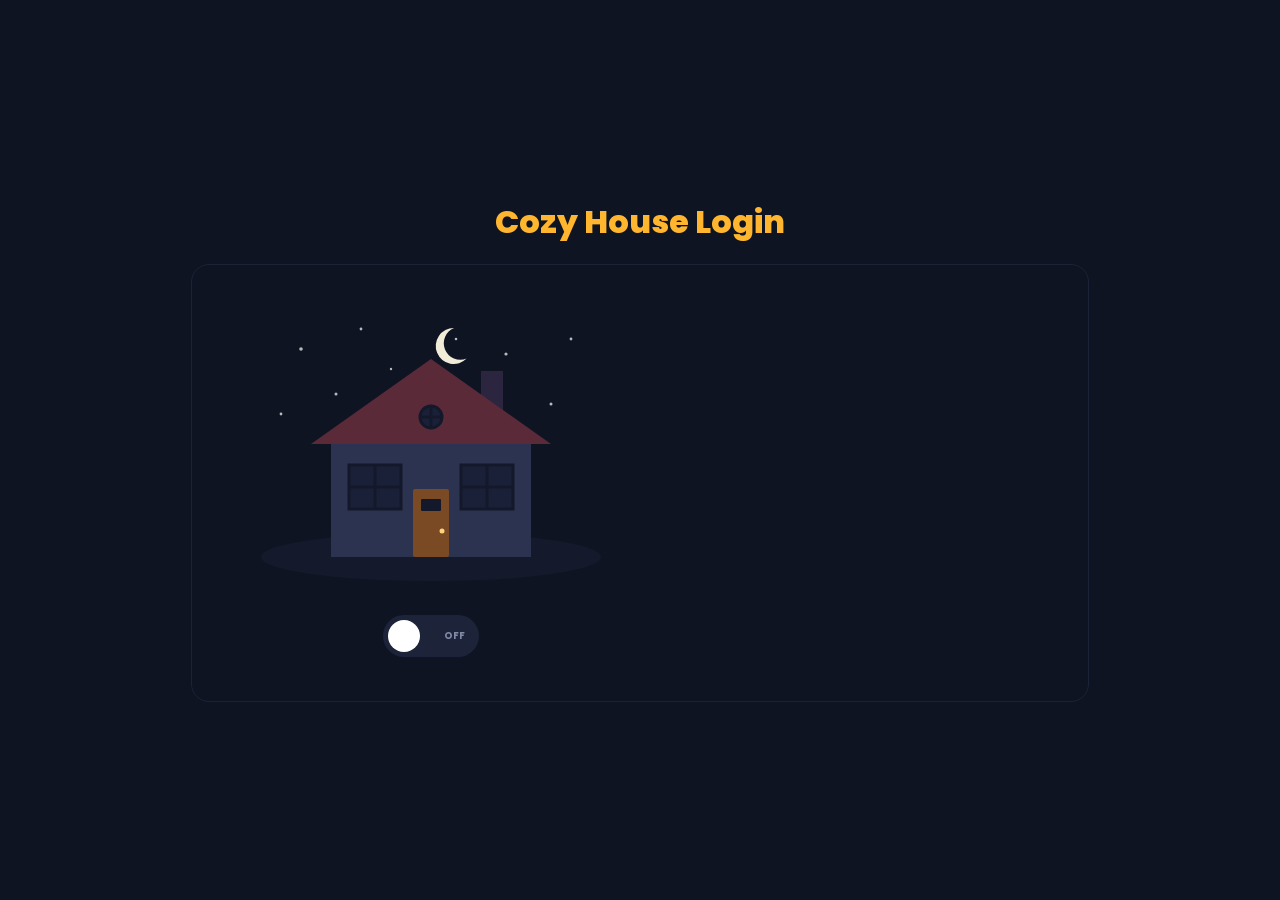
<file: Login/index.html>
<!DOCTYPE html>
<html lang="pt-BR">

<head>
    <meta charset="UTF-8">
    <meta name="viewport" content="width=device-width, initial-scale=1, viewport-fit=cover">
    <title>Cozy House Login</title>
    <link href="https://fonts.googleapis.com/css2?family=Poppins:wght@400;500;600;700;800&display=swap"
        rel="stylesheet">
    <link rel="stylesheet" href="style.css"> 
</head>

<body>
    <h1>Cozy House Login</h1>
    <main class="stage" id="stage">
        <div class="scene">
            <svg viewBox="0 0 380 280" role="img" aria-label="Casa que acende as luzes quando o interruptor é ligado">
                <circle class="star" cx="60" cy="40" r="1.8" />
                <circle class="star" cx="120" cy="20" r="1.4" />
                <circle class="star" cx="95" cy="85" r="1.5" />
                <circle class="star" cx="40" cy="105" r="1.4" />
                <circle class="star" cx="265" cy="45" r="1.6" />
                <circle class="star" cx="310" cy="95" r="1.5" />
                <circle class="star" cx="215" cy="30" r="1.3" />
                <circle class="star" cx="150" cy="60" r="1.2" />
                <circle class="star" cx="330" cy="30" r="1.4" />
                <path class="moon" d="M270 30a20 20 0 1 0 14 34a16 16 0 0 1-14-34z"
                    transform="translate(-30,-8) scale(.9)" />
                <ellipse class="ground" cx="190" cy="248" rx="170" ry="24" />
                <ellipse class="glow" cx="190" cy="248" rx="150" ry="22" />
                <rect class="chim" x="240" y="62" width="22" height="46" />
                <rect class="wall" x="90" y="130" width="200" height="118" />
                <polygon class="roof" points="70,135 190,50 310,135" />
                <circle class="glass" cx="190" cy="108" r="11" />
                <circle class="frame" cx="190" cy="108" r="11" />
                <path class="frame" d="M190 97v22M179 108h22" />
                <rect class="glass" x="108" y="156" width="52" height="44" />
                <path class="frame" d="M108 156h52v44h-52zM134 156v44M108 178h52" />
                <rect class="glass" x="220" y="156" width="52" height="44" />
                <path class="frame" d="M220 156h52v44h-52zM246 156v44M220 178h52" />
                <rect class="door" x="172" y="180" width="36" height="68" rx="2" />
                <rect class="dwin" x="180" y="190" width="20" height="12" rx="1" />
                <circle class="knob" cx="201" cy="222" r="2.5" />
            </svg>
            <button class="tg" id="tg" type="button" role="switch" aria-checked="false"
                aria-label="Acender as luzes da casa">
                <span class="knob2"></span><span class="lbl">OFF</span><span class="lbl o">ON</span>
            </button>
        </div>

        <form class="card" id="card" aria-hidden="true" novalidate>
            <h2>Welcome Home</h2>
            <label for="u">Usuário</label>
            <input id="u" type="text" placeholder="Digite seu usuário" autocomplete="username" tabindex="-1">
            <label for="p">Senha</label>
            <input id="p" type="password" placeholder="Digite sua senha" autocomplete="current-password" tabindex="-1">
            <button class="btn" type="submit" tabindex="-1">Login</button>
            <a class="forgot" href="#esqueci" tabindex="-1">Esqueceu a senha?</a>
            <p class="msg" id="msg" role="status"></p>
        </form>
    </main>

    <script src="script.js"></script>
</body>

</html>
</file>
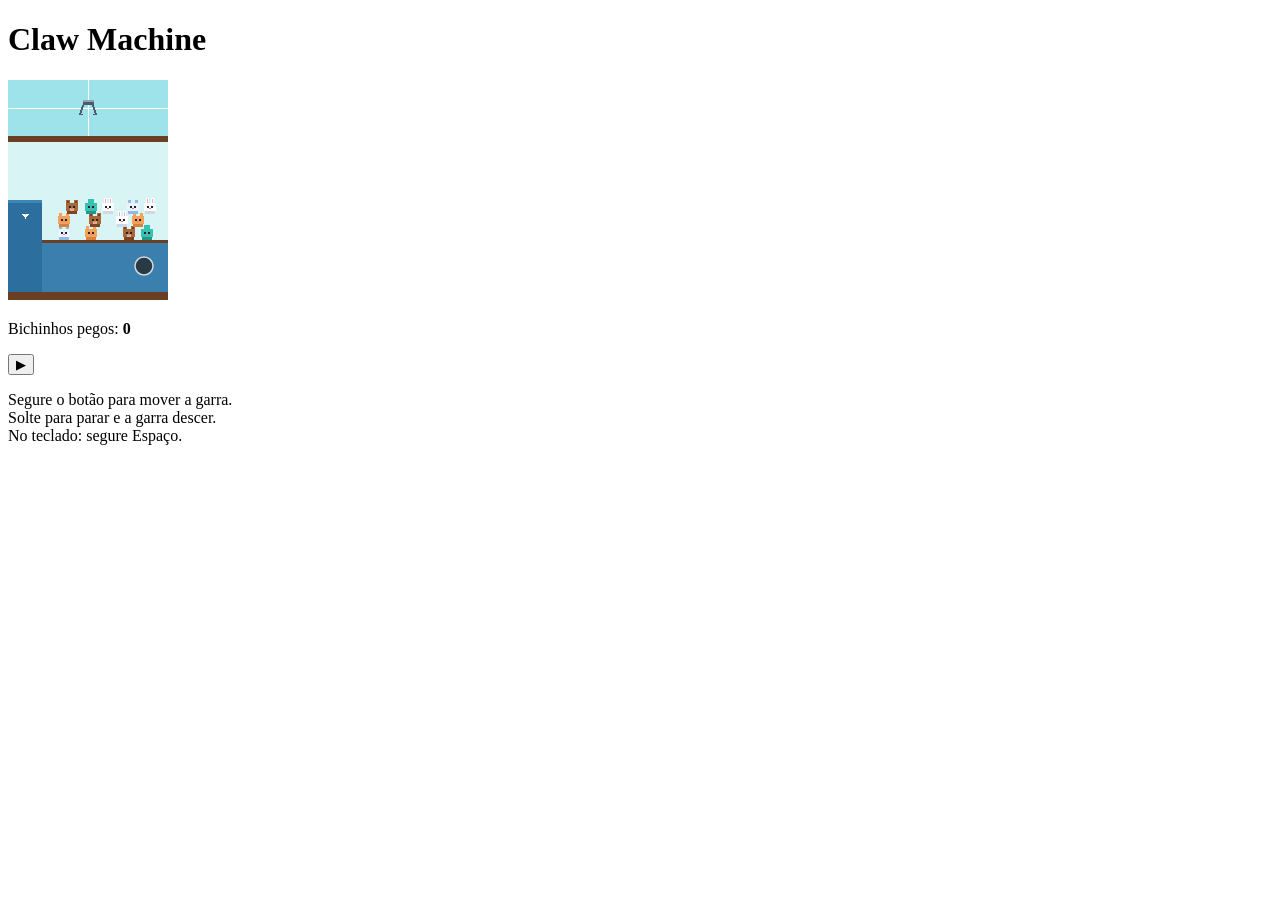
<file: MaquinadeBichinhos/index.html>
<!DOCTYPE html>
<html lang="pt-BR">

<head>
    <meta charset="UTF-8">
    <meta name="viewport" content="width=device-width, initial-scale=1">
    <title>Claw Machine</title>
    <link href="https://fonts.googleapis.com/css2?family=Poppins:ital,wght@0,500;0,700;1,600&display=swap"
        rel="stylesheet">
    <!-- <link rel="stylesheet" href="style.css"> -->
</head>

<body>
    <h1>Claw Machine</h1>
    <div class="machine">
        <canvas id="game" width="160" height="220"></canvas>
    </div>
    <p class="score">Bichinhos pegos: <b id="score">0</b></p>
    <button id="btn" class="push" type="button"
        aria-label="Segure para mover a garra, solte para parar">&#9654;</button>
    <p class="hint">Segure o botão para mover a garra.<br>Solte para parar e a garra descer.<br>No teclado: segure
        Espaço.</p>
    <script src="script.js"></script>
</body>

</html>
</file>
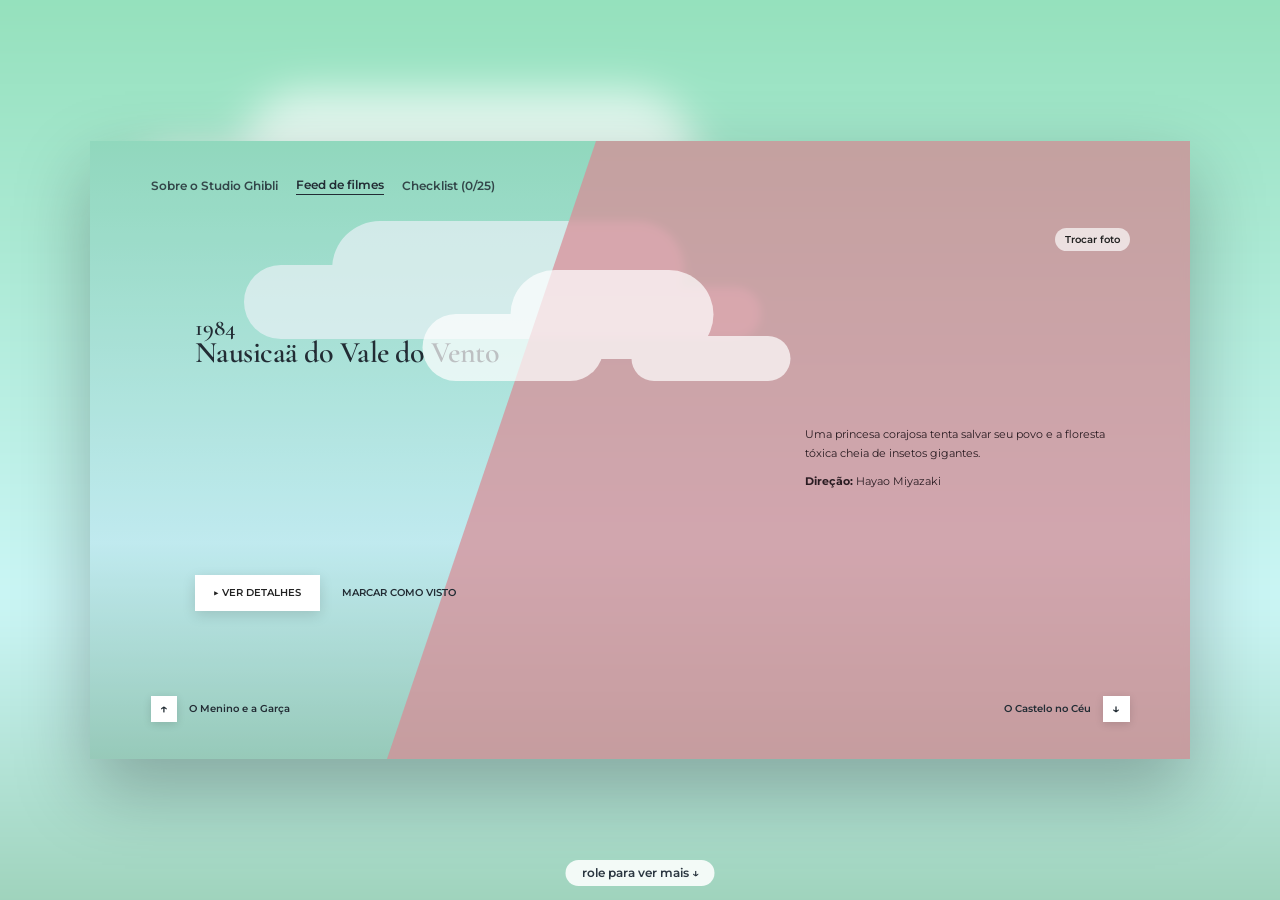
<file: StudioGhibli/index.html>
<!DOCTYPE html>
<html lang="pt-BR">

<head>
    <meta charset="utf-8">
    <meta name="viewport" content="width=device-width, initial-scale=1, viewport-fit=cover">
    <title>Studio Ghibli · Meu Diário</title>
    <link
        href="https://fonts.googleapis.com/css2?family=Cormorant+Garamond:wght@500;600&family=Montserrat:wght@400;600&display=swap"
        rel="stylesheet">
    <link rel="stylesheet" href="style.css">
</head>

<body>
    <div id="bg" class="slot"></div>
    <div id="app"></div>
    <div id="det"></div>
    <div id="ab">
        <div>
            <h2 class="serif">Sobre o Studio Ghibli</h2>Estúdio de animação japonês fundado em 1985, em Tóquio, por
            Hayao Miyazaki, Isao Takahata, Toshio Suzuki e Yasuyoshi Tokuma. Este diário reúne os longas-metragens do
            estúdio para você marcar o que já assistiu, dar sua nota e montar sua própria galeria de cenas.<p><button
                    class="wh" id="abx" style="background:#2b3640;color:#fff">Fechar</button></p>
        </div>
    </div>
    <div id="toast" role="status"></div>
    <script src="script.js"></script>
</body>

</html>
</file>
<file: Login/style.css>
:root {
    color-scheme: dark;
    --bg: #07090f;
    --panel: #0f1422;
    --panel-edge: #1c2338;
    --ink: #e8eaf2;
    --mute: #8089a6;
    --amber: #ffb62e;
    --amber-soft: #ffd27a;
    --wall: #2b3350;
    --roof: #5a2a38;
    --door: #7a4a24;
    --win: #1a2038;
    --field: #0a0e1a;
    box-sizing: border-box;
    padding-top: env(safe-area-inset-top, 0px);
    padding-bottom: env(safe-area-inset-bottom, 0px);
}

html {
    scroll-padding-top: env(safe-area-inset-top, 0px)
}

*,
*::before,
*::after {
    box-sizing: inherit
}

body {
    margin: 0;
    min-height: 100vh;
    background: var(--panel);
    color: var(--ink);
    font-family: 'Poppins', system-ui, -apple-system, 'Segoe UI', sans-serif;
    display: flex;
    flex-direction: column;
    align-items: center;
    justify-content: center;
    gap: 18px;
    padding: 20px
}

h1 {
    margin: 0;

    font-weight: 800;
    color: var(--amber)
}

.serif{
    font-size: px;
}
.stage {
    border: 1px solid var(--panel-edge);
    border-radius: 18px;
    background: var(--panel);
    padding: 36px 28px;
    display: grid;
    grid-template-columns: 1fr;
    gap: 28px;
    align-items: center;
    transition: background .6s, border-color .6s
} 

.on .stage {
    background: #10172a;
    border-color: #27304d
}

.scene {
    display: flex;
    flex-direction: column;
    align-items: center;
    gap: 26px
}

svg {
    width: min(380px, 100%);
    height: auto;
    overflow: visible
}

.star {
    fill: #fff;
    opacity: .7;
    transition: opacity .6s
}

.on .star {
    opacity: .25
}

.moon {
    fill: #f1ecd8
}

.roof {
    fill: var(--roof);
    transition: fill .6s
}

.on .roof {
    fill: #c8423b
}

.wall {
    fill: var(--wall);
    transition: fill .6s
}

.on .wall {
    fill: #4a5f94
}

.chim {
    fill: #2b2540;
    transition: fill .6s
}

.on .chim {
    fill: #5a3f6e
}

.glass {
    fill: var(--win);
    transition: fill .5s, filter .5s
}

.on .glass {
    fill: var(--amber);
    filter: drop-shadow(0 0 10px rgba(255, 182, 46, .9))
}

.frame {
    stroke: #14182b;
    stroke-width: 3;
    fill: none
}

.door {
    fill: var(--door);
    transition: fill .6s
}

.on .door {
    fill: #8a5226
}

.dwin {
    fill: #14182b;
    transition: fill .5s
}

.on .dwin {
    fill: var(--amber)
}

.knob {
    fill: #ffd27a
}

.ground {
    fill: #141a2c;
    transition: fill .6s
}

.on .ground {
    fill: #2a2a3a
}

.glow {
    fill: var(--amber);
    opacity: 0;
    transition: opacity .7s
}

.on .glow {
    opacity: .18
}

.tg {
    position: relative;
    width: 96px;
    height: 42px;
    border: 0;
    border-radius: 999px;
    background: #1d2439;
    cursor: pointer;
    padding: 0;
    transition: background .4s, box-shadow .4s;
    color: var(--mute);
    font: 700 .6rem 'Poppins', sans-serif
}

.tg:focus-visible {
    outline: 3px solid var(--amber-soft);
    outline-offset: 3px
}

.tg .knob2 {
    position: absolute;
    top: 5px;
    left: 5px;
    width: 32px;
    height: 32px;
    border-radius: 50%;
    background: #fff;
    transition: transform .35s cubic-bezier(.5, 1.4, .5, 1)
}

.tg .lbl {
    position: absolute;
    top: 50%;
    transform: translateY(-50%);
    right: 14px;
    transition: opacity .3s
}

.tg .lbl.o {
    left: 14px;
    right: auto;
    opacity: 0;
    color: #3a2600
}

.on .tg {
    background: var(--amber);
    box-shadow: 0 0 22px rgba(255, 182, 46, .65)
}

.on .tg .knob2 {
    transform: translateX(54px)
}

.on .tg .lbl:not(.o) {
    opacity: 0
}

.on .tg .lbl.o {
    opacity: 1
}

.card {
    border: 2px solid var(--amber);
    border-radius: 16px;
    background: #0e1424;
    padding: 26px 24px;
    box-shadow: 0 0 28px rgba(255, 182, 46, .35);
    opacity: 0;
    transform: translateX(24px) scale(.97);
    pointer-events: none;
    visibility: hidden;
    transition: opacity .6s .15s, transform .6s .15s, visibility 0s .75s;
    max-height: 0;
    overflow: hidden;
    padding-top: 0;
    padding-bottom: 0;
    border-width: 0
}

.on .card {
    opacity: 1;
    transform: none;
    pointer-events: auto;
    visibility: visible;
    transition: opacity .6s .25s, transform .6s .25s, visibility 0s;
    max-height: 600px;
    padding: 26px 24px;
    border-width: 2px
} 

.card h2 {
    margin: 0 0 16px;
    text-align: center;
    font-size: 1.2rem;
    font-weight: 700
}

label {
    display: block;
    font-size: .7rem;
    font-weight: 600;
    margin: 12px 0 5px
}

input {
    width: 100%;
    padding: 10px 12px;
    border-radius: 8px;
    border: 1px solid var(--panel-edge);
    background: var(--field);
    color: var(--ink);
    font: 400 .8rem 'Poppins', sans-serif
}

input::placeholder {
    color: #59617c
}

input:focus {
    outline: 2px solid var(--amber);
    border-color: var(--amber)
}

.btn {
    width: 100%;
    margin-top: 18px;
    padding: 11px;
    border: 0;
    border-radius: 10px;
    background: var(--amber);
    color: #2a1a00;
    font: 700 .9rem 'Poppins', sans-serif;
    cursor: pointer;
    box-shadow: 0 0 16px rgba(255, 182, 46, .45);
    transition: transform .15s
}

.btn:hover {
    transform: translateY(-1px)
}

.btn:focus-visible {
    outline: 3px solid #fff;
    outline-offset: 2px
}

.forgot {
    display: block;
    text-align: center;
    margin-top: 14px;
    font-size: .7rem;
    color: var(--mute);
    text-decoration: none
}

.forgot:hover {
    color: var(--amber-soft)
}

.msg {
    margin: 12px 0 0;
    text-align: center;
    font-size: .75rem;
    color: var(--amber-soft);
    min-height: 1em
}

@media(min-width:760px) {
    .stage {
        grid-template-columns: 1fr 1fr;
        padding: 44px
    }

    .on .stage {
        gap: 36px
    }
}

@media(prefers-reduced-motion:reduce) {
    * {
        transition-duration: .01s !important;
        transition-delay: 0s !important
    }
}
</file>
<file: MaquinadeBichinhos/style.css>
* {
    box-sizing: border-box
}

body {
    margin: 0;
    min-height: 100vh;
    background: #7fdfe0;
    color: #0b2a33;
    font-family: 'Poppins', system-ui, sans-serif;
    display: flex;
    flex-direction: column;
    align-items: center;
    justify-content: center;
    gap: 12px;
    padding: 16px
}

h1 {
    margin: 0;
    font-style: italic;
    font-weight: 600;
    font-size: clamp(1.6rem, 5vw, 2.2rem)
}

.machine {
    width: min(320px, 90vw);
    border: 3px solid #6b3f23;
    overflow: hidden;
    background: #000
}

canvas {
    display: block;
    width: 100%;
    height: auto;
    image-rendering: pixelated;
    image-rendering: crisp-edges
}

.score {
    margin: 0;
    font-weight: 500
}

.push {
    width: 84px;
    height: 84px;
    border-radius: 50%;
    border: 4px solid #cfd8dc;
    background: #263238;
    color: #fff;
    font-size: 1.6rem;
    cursor: pointer;
    box-shadow: 0 6px 0 #11181c;
    touch-action: none;
    user-select: none;
    -webkit-user-select: none;
    transition: transform .08s, box-shadow .08s
}

.push.down {
    transform: translateY(5px);
    box-shadow: 0 1px 0 #11181c;
    background: #37474f
}

.push:focus-visible {
    outline: 3px solid #fff;
    outline-offset: 3px
}

.hint {
    margin: 0;
    text-align: center;
    font-size: .8rem;
    line-height: 1.5;
    font-weight: 500
}
</file>
<file: StudioGhibli/style.css>
:root {
    --ink: #2b3640;
    --muted: #5d6e78;
    --card: #ffffffd0;
    --pink: #d9808c;
    --brown: #6b5650;
    box-sizing: border-box;
    padding-top: env(safe-area-inset-top, 0px);
    padding-bottom: env(safe-area-inset-bottom, 0px)
}

@media (prefers-color-scheme:dark) {
    :root:not([data-theme="light"]) {
        --ink: #f1eef0;
        --muted: #b6bfc6;
        --card: #2a3448d0
    }
}

:root[data-theme="dark"] {
    --ink: #f1eef0;
    --muted: #b6bfc6;
    --card: #2a3448d0
}

* {
    box-sizing: border-box
}

html {
    scroll-padding-top: env(safe-area-inset-top, 0px)
}

body {
    margin: 0;
    font-family: Montserrat, system-ui, sans-serif;
    color: var(--ink);
    background: #a9c6d6;
    min-height: 100vh;
    overflow-x: hidden
}

.serif {
    font-family: "Cormorant Garamond", Georgia, serif
}

button {
    font: inherit;
    cursor: pointer;
    color: inherit;
    border: 0;
    background: none;
    padding: 0
}

button:focus-visible,
[tabindex]:focus-visible {
    outline: 3px solid var(--pink);
    outline-offset: 2px
}

.slot {
    position: relative;
    overflow: hidden;
    background: linear-gradient(180deg, hsl(var(--h) 55% 72%), hsl(calc(var(--h) + 30) 70% 88%) 65%, hsl(var(--h) 35% 70%)) center/cover no-repeat 
}

.slot:not(.has):before {
    content: "";
    position: absolute;
    left: 14%;
    top: 20%;
    width: 30%;
    height: 12%;
    background: #fff;
    border-radius: 50px;
    box-shadow: 9cqw -3cqw 0 1cqw #fff, 18cqw 1cqw 0 -1cqw #fff;
    opacity: .7
} 

.slot .ph {
    position: absolute;
    left: 50%;
    top: 50%;
    transform: translate(-50%, -50%);
    font-size: .7rem;
    font-weight: 600;
    color: #fff;
    background: #0004;
    padding: 5px 12px;
    border-radius: 20px;
    opacity: 0;
    transition: .2s;
    white-space: nowrap;
    pointer-events: none
}

#det .slot {
    cursor: pointer;
    container-type: inline-size
}

#det .slot:hover .ph {
    opacity: 1
}

.slot .x {
    position: absolute;
    top: 6px;
    right: 6px;
    width: 22px;
    height: 22px;
    border-radius: 50%;
    background: #000a;
    color: #fff;
    font-style: normal;
    display: none;
    place-items: center;
    font-size: 14px;
    z-index: 3
}

#det .slot.has:hover .x {
    display: grid
}

#bg {
    position: fixed;
    inset: 0;
    z-index: -1;
    filter: blur(18px);
    transform: scale(1.12)
}

.stage {
    min-height: 100vh;
    display: grid;
    place-items: center;
    padding: 5vw
}


.card {
    position: relative;
    width: min(1100px, 100%);
    aspect-ratio: 1.78/1;
    container-type: inline-size;
    overflow: hidden;
    box-shadow: 0 30px 70px #0004;
    color: #222c34
}

.card>.slot {
    position: absolute;
    inset: 0
}

.tint {
    position: absolute;
    inset: 0;
    background: #8fb7cf33
}

.diag {
    position: absolute;
    inset: 0;
    background: #d98a95b5;
    clip-path: polygon(46% 0, 100% 0, 100% 100%, 27% 100%);
    backdrop-filter: blur(4px)
} 

.links {
    display: flex;
    gap: 18px;
    font-size: clamp(.6rem, 1.05cqw, .8rem);
    font-weight: 600;
    align-items: center
}

.links button {
    opacity: .85;
    padding-bottom: 2px
}

.links button.on {
    opacity: 1;
    border-bottom: 1.5px solid currentColor
}

.cn {
    position: absolute;
    z-index: 4;
    top: 6%;
    left: 5.5%;
    right: 5.5%;
    display: flex;
    justify-content: space-between;
    align-items: center
}

.ham {
    font-size: 1.4rem;
    line-height: 1;
    display: none
}

.yr {
    position: absolute;
    z-index: 4;
    left: 9.5%;
    top: 28%;
    font-family: "Cormorant Garamond", serif;
    font-size: 2.1cqw;
    font-weight: 600
}

.card h1 {
    position: absolute;
    z-index: 4;
    left: 9.5%;
    top: 32%;
    width: 44%;
    margin: 0;
    font-size: 30px;
    line-height: .95;
    font-weight: 600;
    letter-spacing: -.5px
}

.bt {
    position: absolute;
    z-index: 4;
    left: 9.5%;
    bottom: 24%;
    display: flex;
    gap: 22px;
    align-items: center
}

.wh {
    background: #fff;
    color: #222;
    padding: 1.05cqw 1.7cqw;
    font-size: clamp(.58rem, .95cqw, .76rem);
    font-weight: 600;
    box-shadow: 0 4px 14px #0002;
    transition: transform .2s
}

.wh:hover {
    transform: translateY(-2px)
}

.tl {
    font-size: clamp(.58rem, .95cqw, .76rem);
    font-weight: 600
}

.ds {
    position: absolute;
    z-index: 4;
    right: 7%;
    top: 46%;
    width: 28%;
    font-size: clamp(.6rem, 1.02cqw, .82rem);
    line-height: 1.65;
    color: #2a1c22
}

.ds p {
    margin: 0 0 .9em
}

.pn {
    position: absolute;
    z-index: 4;
    bottom: 6%;
    display: flex;
    align-items: center;
    gap: 12px;
    font-size: clamp(.58rem, .95cqw, .76rem);
    font-weight: 600
}

.pn.l {
    left: 5.5%
}

.pn.r {
    right: 5.5%
}

.pn span {
    width: 2.4cqw;
    height: 2.4cqw;
    min-width: 24px;
    min-height: 24px;
    background: #fff;
    display: grid;
    place-items: center;
    font-size: .8rem;
    box-shadow: 0 2px 8px #0002
}

.cam {
    position: absolute;
    z-index: 5;
    right: 5.5%;
    top: 14%;
    font-size: .65rem;
    font-weight: 600;
    background: #fffa;
    padding: 5px 10px;
    border-radius: 20px;
    color: #222
}

.go {
    animation: in .7s cubic-bezier(.2, .8, .2, 1)
}

@keyframes in {
    from {
        opacity: 0;
        transform: translateX(26px)
    }
}

.feed {
    position: fixed;
    inset: 0;
    overflow-y: auto;
    scroll-snap-type: y mandatory;
    scroll-behavior: smooth;
    overscroll-behavior: contain
}

.fs {
    min-height: 100dvh;
    scroll-snap-align: center;
    scroll-snap-stop: always;
    display: grid;
    place-items: center;
    padding: 5vw
}

.fs .card {
    opacity: 0;
    transform: scale(.94) translateY(30px);
    transition: opacity .6s, transform .8s cubic-bezier(.2, .8, .2, 1)
}

.fs.vis .card {
    opacity: 1;
    transform: none
}

.fs .yr,
.fs h1,
.fs .ds,
.fs .bt {
    opacity: 0
}

.fs.vis .yr,
.fs.vis h1,
.fs.vis .ds,
.fs.vis .bt {
    animation: rise .8s .15s both
}

.fs.vis h1 {
    animation-delay: .28s
}

.fs.vis .bt {
    animation-delay: .4s
}

.fs.vis .ds {
    animation-delay: .5s
}

@keyframes rise {
    from {
        opacity: 0;
        transform: translateY(22px)
    }

    to {
        opacity: 1;
        transform: none
    }
}

.fs.nv .card,
.fs.nv .yr,
.fs.nv h1,
.fs.nv .ds,
.fs.nv .bt {
    transition: none;
    animation: none !important;
    opacity: 1;
    transform: none
}

.hint {
    position: fixed;
    left: 50%;
    bottom: calc(14px + env(safe-area-inset-bottom, 0px));
    transform: translateX(-50%);
    z-index: 10;
    background: #fffd;
    color: #2b3640;
    padding: 6px 16px;
    border-radius: 20px;
    font-size: .72rem;
    font-weight: 600;
    animation: bn 1.6s ease-in-out infinite;
    pointer-events: none
}

@keyframes bn {
    50% {
        translate: 0 6px
    }
}


.lw {
    max-width: 1100px;
    margin: 0 auto;
    padding: 5vw
}

.lw .links {
    margin-bottom: 26px;
    color: var(--ink)
}

.bar {
    height: 14px;
    background: #fff8;
    border-radius: 10px;
    margin: 8px 0 22px
}

.bar i {
    display: block;
    height: 100%;
    border-radius: 10px;
    background: linear-gradient(90deg, #6fbf8e, #ffd36e, #ff9eb5);
    transition: width .7s cubic-bezier(.3, 1.5, .5, 1)
}

.grid {
    display: grid;
    grid-template-columns: repeat(auto-fill, minmax(220px, 1fr));
    gap: 16px
}

.fc {
    position: relative;
    background: var(--card);
    overflow: hidden;
    cursor: pointer;
    transition: transform .3s cubic-bezier(.3, 1.6, .5, 1);
    box-shadow: 0 6px 18px #0002;
    backdrop-filter: blur(6px)
}

.fc:hover {
    transform: translateY(-6px) rotate(-.8deg)
}

.fc .slot {
    aspect-ratio: 16/10;
    container-type: inline-size
}

.fc .m {
    padding: 12px 14px
}

.fc h3 {
    margin: 0;
    font-size: 1.3rem;
    font-weight: 600
}

.fc small {
    color: var(--muted)
}

.ck {
    position: absolute;
    top: 10px;
    right: 10px;
    z-index: 5;
    width: 36px;
    height: 36px;
    border-radius: 50%;
    border: 3px dashed #fff;
    background: #0002;
    color: transparent;
    display: grid;
    place-items: center;
    font-size: 18px;
    transition: .3s
}

.seen .ck {
    background: #6fbf8e;
    border: 3px solid #fff;
    color: #fff;
    animation: pop .5s
}

.seen:after {
    content: "visto!";
    position: absolute;
    left: 10px;
    top: 12px;
    z-index: 5;
    background: var(--pink);
    color: #fff;
    padding: 2px 12px;
    border-radius: 8px;
    transform: rotate(-7deg);
    font-weight: 600;
    font-size: .8rem;
    animation: st .4s
}

@keyframes pop {
    0% {
        transform: scale(.3)
    }

    60% {
        transform: scale(1.4) rotate(15deg)
    }
}

@keyframes st {
    from {
        transform: rotate(-7deg) scale(3);
        opacity: 0
    }
}


#det {
    position: fixed;
    inset: 0;
    z-index: 50;
    background: var(--brown);
    color: #fff;
    overflow: auto;
    display: none
}

#det.open {
    display: block;
    animation: up .5s cubic-bezier(.2, .8, .2, 1)
}

@keyframes up {
    from {
        transform: translateY(40px);
        opacity: 0
    }
}

.dh {
    position: relative;
    height: 64vh;
    min-height: 380px
}

.dh .slot {
    position: absolute;
    inset: 0
}

.dh:after {
    content: "";
    position: absolute;
    inset: 0;
    background: linear-gradient(#0000 40%, var(--brown));
    pointer-events: none
}

.tt {
    position: absolute;
    z-index: 3;
    left: 0;
    right: 0;
    bottom: 3%;
    text-align: center;
    text-shadow: 0 2px 24px #0009;
    pointer-events: none
}

.tt h1 {
    margin: 0;
    font-size: clamp(2.4rem, 8vw, 4.6rem);
    text-transform: uppercase;
    line-height: 1;
    font-weight: 600;
    padding: 0 6vw
}

.mt {
    font-size: .78rem;
    margin-top: 10px
}

.top {
    position: fixed;
    z-index: 60;
    top: calc(12px + env(safe-area-inset-top, 0px));
    left: 12px;
    right: 12px;
    display: flex;
    justify-content: space-between;
    pointer-events: none
}

.top button {
    pointer-events: auto;
    background: #fffd;
    color: #333;
    padding: 9px 16px;
    border-radius: 20px;
    font-weight: 600;
    font-size: .78rem;
    margin-left: 6px
}

.dc {
    max-width: 780px;
    margin: 0 auto;
    padding: 6px 20px 34px
}

.row {
    display: flex;
    gap: 20px;
    align-items: flex-start;
    flex-wrap: wrap;
    padding: 20px 0;
    border-top: 1px solid #fff6
}

.row .slot {
    width: 104px;
    aspect-ratio: 2/3;
    border-radius: 10px;
    flex: none
}

.inf {
    flex: 1;
    min-width: 230px;
    font-size: .88rem;
    line-height: 1.65
}

.inf p {
    margin: 6px 0 14px
}

.pill {
    display: inline-block;
    border: 1.5px solid #fffd;
    border-radius: 20px;
    padding: 6px 20px;
    margin: 0 8px 6px 0;
    font-size: .8rem
}

[data-e] {
    outline: none;
    border-bottom: 1px dashed #fff4
}

[data-e]:empty:before {
    content: attr(data-ph);
    opacity: .55
}

.rt {
    width: 104px;
    height: 104px;
    border-radius: 50%;
    border: 7px solid #f5c518;
    display: grid;
    place-items: center;
    font-size: 2.4rem;
    font-weight: 600;
    transition: transform .2s;
    margin: 0 auto
}

.rt:hover {
    transform: scale(1.07) rotate(-4deg)
}

.rl {
    text-align: center;
    font-size: .68rem;
    opacity: .8;
    margin-top: 6px
}

.gl {
    text-align: center;
    margin: 26px 0 14px;
    font-size: .82rem;
    letter-spacing: 2px
}

.gal {
    display: grid;
    grid-template-columns: repeat(3, 1fr);
    gap: 8px
}

.gal .slot {
    aspect-ratio: 16/10;
    border-radius: 3px
}

.qt {
    text-align: center;
    font-size: .85rem;
    line-height: 1.7;
    max-width: 540px;
    margin: 30px auto 0
}

.ft {
    background: #f4efe9;
    color: var(--brown);
    display: flex;
    justify-content: space-between;
    align-items: center;
    gap: 10px;
    padding: 14px 5vw;
    font-size: .78rem;
    font-weight: 600;
    flex-wrap: wrap
}

.ft button {
    font-weight: 600;
    border: 1.5px solid currentColor;
    border-radius: 20px;
    padding: 6px 14px;
    font-size: .75rem
}

.strip {
    display: grid;
    grid-template-columns: repeat(4, 1fr)
}

.strip .slot {
    aspect-ratio: 1/1.1
}

#ab {
    position: fixed;
    inset: 0;
    z-index: 100;
    background: #0007;
    display: none;
    place-items: center;
    padding: 20px
}

#ab.open {
    display: grid
}

#ab div {
    background: #fff;
    color: #2b3640;
    max-width: 460px;
    padding: 28px;
    border-radius: 6px;
    line-height: 1.7;
    font-size: .9rem
}

#ab h2 {
    margin: 0 0 8px;
    font-size: 1.8rem
}

.spark {
    position: fixed;
    pointer-events: none;
    z-index: 150;
    font-size: 18px;
    animation: fly .9s ease-out forwards
}

@keyframes fly {
    to {
        transform: translate(var(--dx), var(--dy)) scale(.2) rotate(240deg);
        opacity: 0
    }
}

#toast {
    position: fixed;
    left: 50%;
    bottom: calc(24px + env(safe-area-inset-bottom, 0px));
    transform: translate(-50%, 140px);
    background: var(--pink);
    color: #fff;
    padding: 12px 22px;
    border-radius: 30px;
    font-weight: 600;
    font-size: .85rem;
    transition: transform .5s cubic-bezier(.3, 1.6, .5, 1);
    z-index: 160;
    text-align: center
}

#toast.show {
    transform: translate(-50%, 0)
}

.card {
    position: relative;
    overflow: hidden;
}

.card .character-slot {
    position: absolute !important;

    width: 55% !important;
    height: 90% !important;

    left: 50% !important;
    right: auto !important;
    top: auto !important;
    bottom: 0 !important;

    transform: translateX(-50%) !important;

    z-index: 6 !important;

    background-color: transparent !important;
    background-size: contain !important;
    background-position: center bottom !important;
    background-repeat: no-repeat !important;

    border: none !important;
    pointer-events: auto;
    background: transparent;
}

.card .character-slot.has .ph {
    display: none;
}


.card .character-slot .ph {
    position: absolute;
    bottom: 15px;
    left: 50%;
    transform: translateX(-50%);

    background: rgba(0,0,0,.7);
    color: white;
    padding: 9px 13px;
    border-radius: 20px;
    white-space: nowrap;
}
.card .character-slot .x {
    position: absolute;
    top: 10px;
    right: 10px;

    z-index: 20;

    background: #e74c3c;
    color: white;

    width: 28px;
    height: 28px;

    border-radius: 50%;
    display: flex;
    align-items: center;
    justify-content: center;

    cursor: pointer;
    font-style: normal;
}

@media (max-width:700px) {
    .stage {
        padding: 4vw
    }

    .card {
        aspect-ratio: auto;
        min-height: 620px;
        display: flex;
        flex-direction: column;
        padding: 22px 20px;
        container-type: normal
    }

    .diag {
        clip-path: polygon(0 28%, 100% 18%, 100% 100%, 0 100%)
    }

    .cn,
    .yr,
    .card h1,
    .bt,
    .ds,
    .pn,
    .cam {
        position: static;
        width: auto
    }

    .cn {
        margin-bottom: auto;
        padding-bottom: 150px;
        flex-wrap: wrap;
        gap: 8px
    }

    .links {
        gap: 12px;
        font-size: .62rem;
        flex-wrap: wrap
    }

    .yr {
        font-size: 1.2rem
    }

    .card h1 {
        font-size: 3.1rem;
        margin: 2px 0 14px
    }

    .bt {
        margin-bottom: 14px
    }

    .wh {
        padding: 11px 16px;
        font-size: .7rem
    }

    .tl {
        font-size: .7rem
    }

    .ds {
        font-size: .76rem;
        margin-bottom: 18px
    }

    .pn {
        font-size: .7rem;
        display: flex
    }

    .pn span {
        width: 26px;
        height: 26px
    }

    .cnav {
        display: flex;
        justify-content: space-between;
        gap: 8px;
        position: relative;
        z-index: 4
    }

    .cam {
        position: absolute;
        top: 70px;
        right: 20px
    }

    .gal {
        grid-template-columns: repeat(2, 1fr)
    }

    .strip {
        grid-template-columns: repeat(2, 1fr)
    }
}

@media (min-width:701px) {
    .cnav {
        display: contents
    }
}

@media (prefers-reduced-motion:reduce) {
    * {
        animation: none !important;
        transition: none !important
    }

    .fs .card,
    .fs .yr,
    .fs h1,
    .fs .ds,
    .fs .bt {
        opacity: 1 !important;
        transform: none !important
    }
}
</file>
